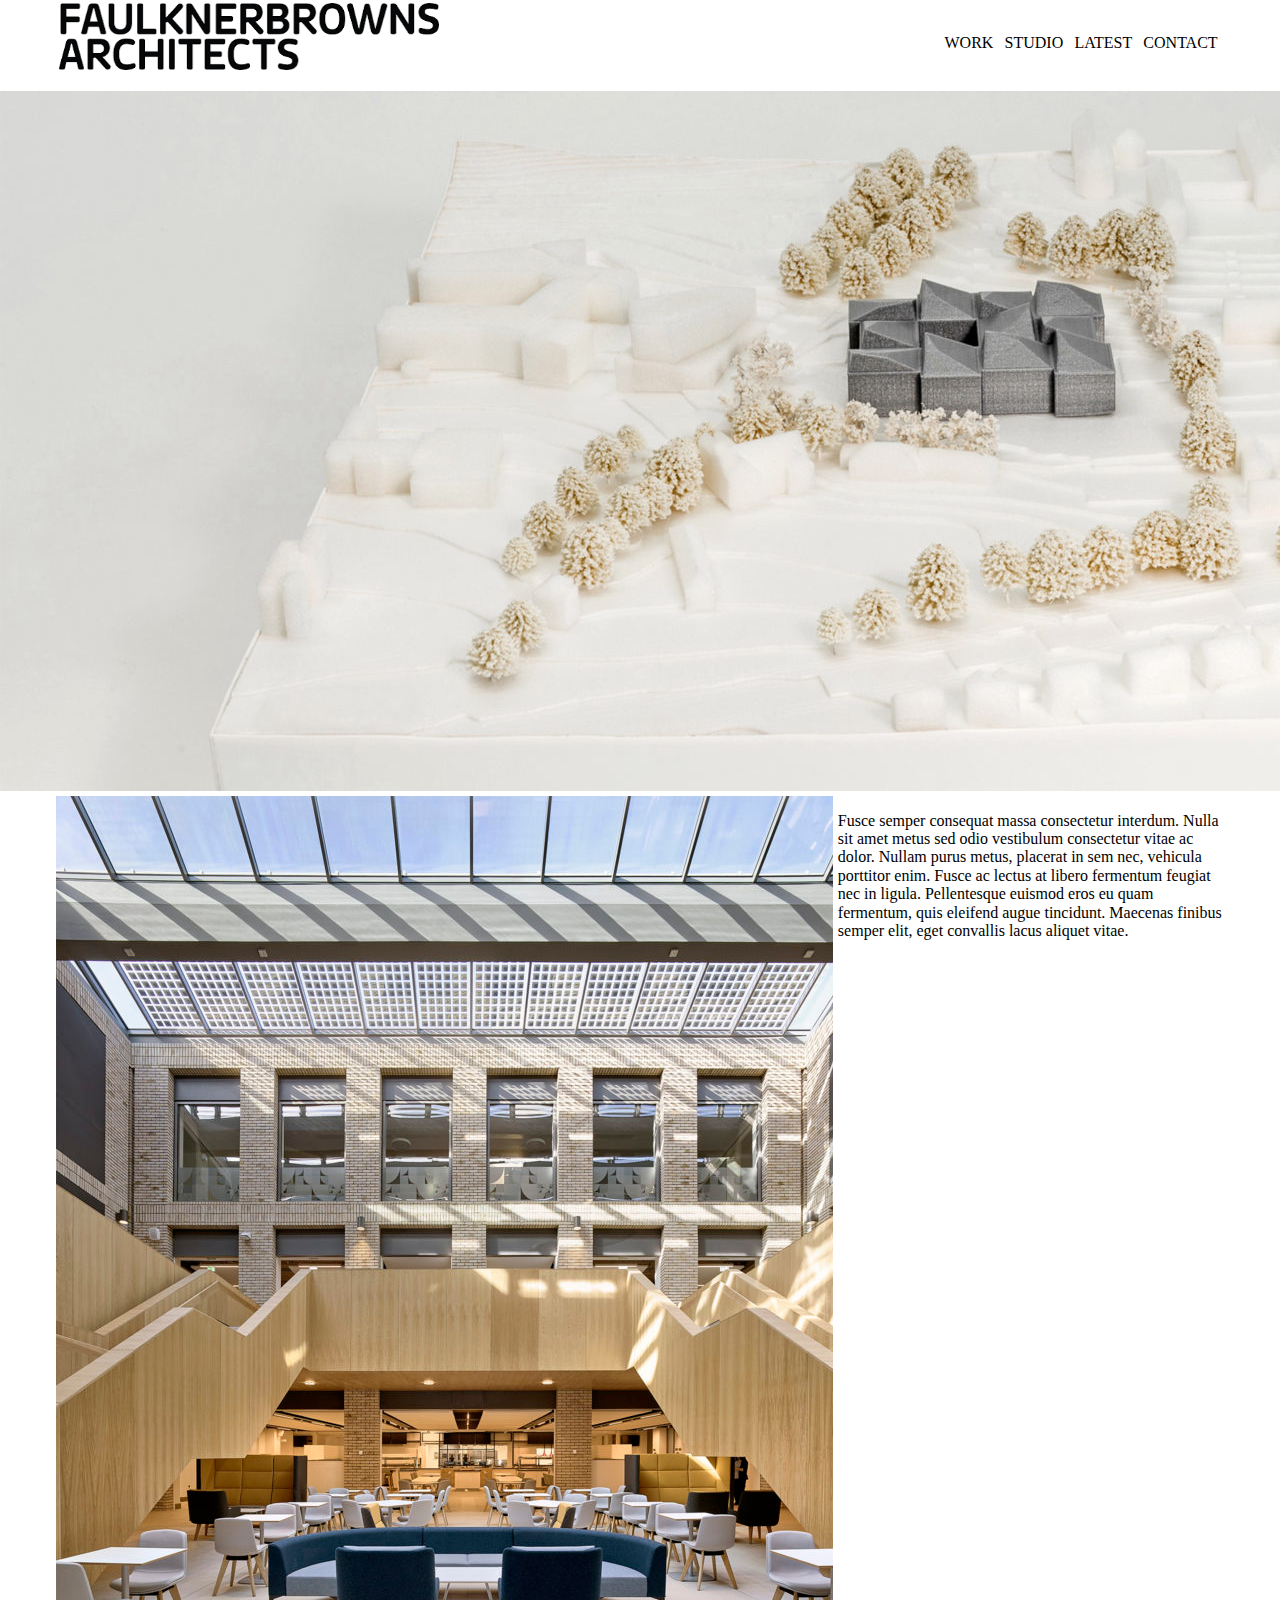
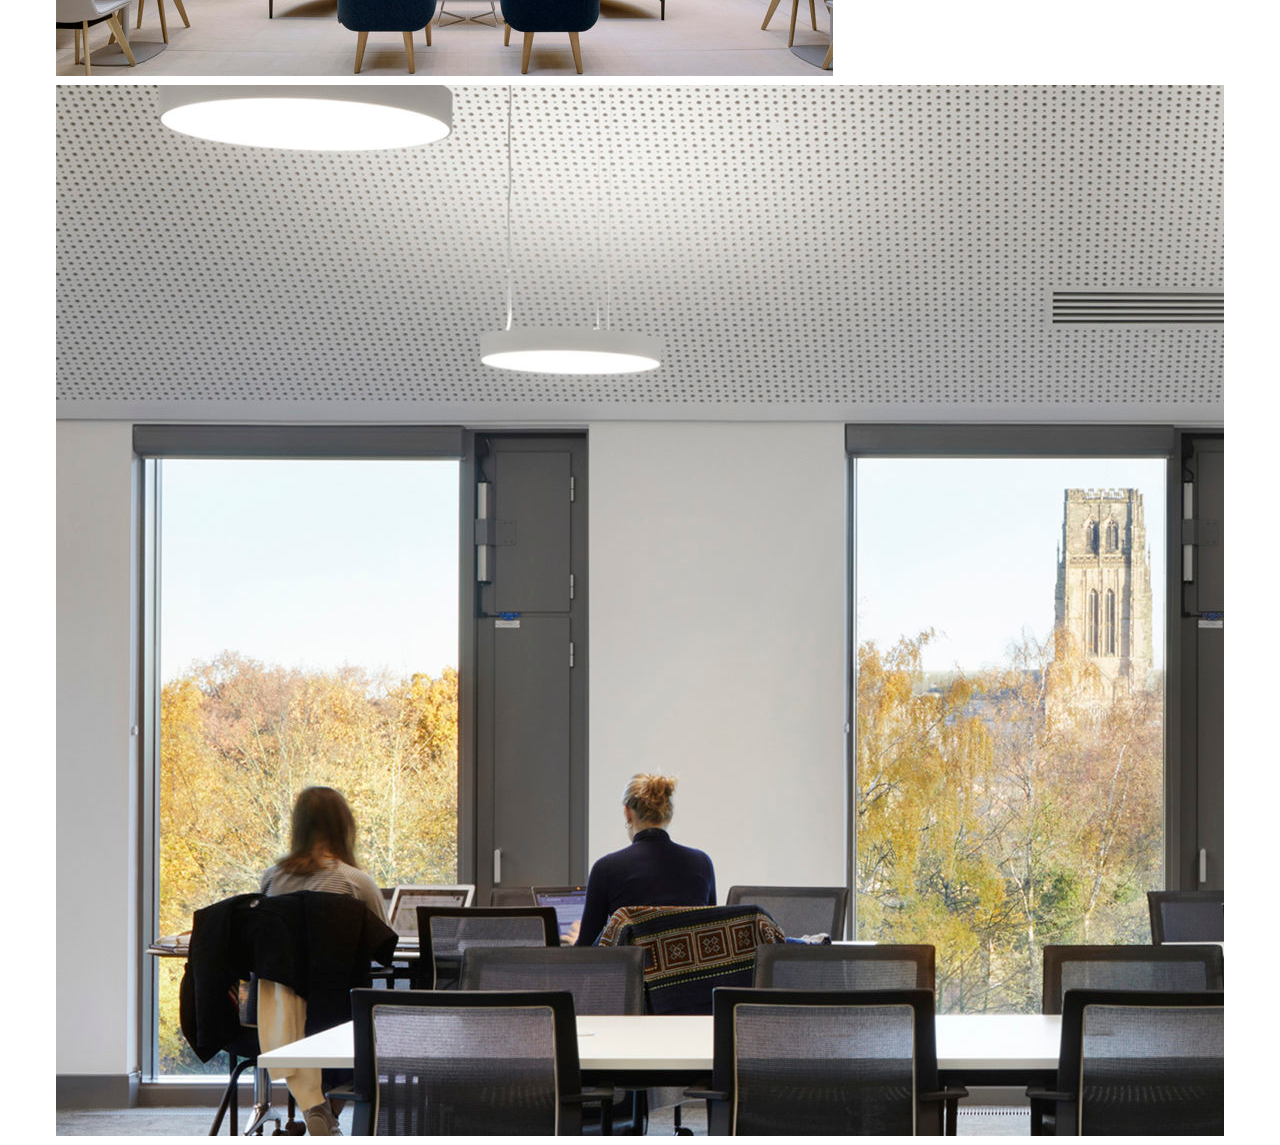
<file: test/index.html>
<!DOCTYPE html>
<html lang="en">
  <head>
    <meta charset="UTF-8" />
    <meta name="viewport" content="width=device-width, initial-scale=1.0" />
    <link href="css/normalize.css" rel="stylesheet" />
    <link href="css/main.css" rel="stylesheet" />
    <title>DaYoung's Version of faulknerbrowns.com</title>
  </head>
  <body>

    <header>

      <section class="container grid">
        <article class="item item--1of3">
          <img class="logo" src="image/logo.png" alt="Logo">
        </article>
        <article class="item item--2of3">
            <ul class="nav-bar">
              <li class="nav-bar__item">Work</li>
              <li class="nav-bar__item">Studio</li>
              <li class="nav-bar__item">Latest</li>
              <li class="nav-bar__item">Contact</li>
            </ul>
        </article>
      </section>
    </header>

  <div class="slider">
      <img src="image/slider.jpg" alt="">
  </div>

  <section class="container grid">
    <article class="item item--2of3">
      <img src="image/2of3.jpg">
    </article>
    <article class="item item--1of3">
      <p>
        Fusce semper consequat massa consectetur interdum. Nulla sit amet metus sed odio vestibulum consectetur vitae ac dolor. Nullam purus metus, placerat in sem nec, vehicula porttitor enim. Fusce ac lectus at libero fermentum feugiat nec in ligula. Pellentesque euismod eros eu quam fermentum, quis eleifend augue tincidunt. Maecenas finibus semper elit, eget convallis lacus aliquet vitae. 
      </p>
    </article>
  </section>

  <section class="container grid">
    <article class="item item--3of3">
      <img src="image/3of3.jpg">
    </article>
  </section>

  </body>
</html>
</file>
<file: test/css/main.css>
/*
  Oh Hello!
  These are some base styles so that our tutorial looks good.
  Let's go through the important bits real quick
*/

/* These are colors we're use */
:root {
  --lightgray: #dfdfdf;
}

html {
  box-sizing: border-box;
}

/*
  WAT IS THIS?!
  We inherit box-sizing: border-box; from our <html> selector
  Apparently this is a bit better than applying box-sizing: border-box; directly to the * selector
*/
*,
*:before,
*:after {
  box-sizing: inherit;
}


.logo {
  display: block;
  padding: 0.2rem;
  max-width: 100%;
}




.nav-bar {
  list-style: none;
  margin: 0;
  padding:0.2rem;
  text-transform: uppercase;
  display: grid;
  grid-template-columns: repeat(4, fit-content(100%));
  grid-template-rows: 5rem;
  grid-gap: 0.3rem;
  justify-content: end;
}

.nav-bar__item {
  display: block;
  padding: 0.2rem;
  align-self: center;
}






.slider {
  display:inline-block;
  position: relative; 
  top: 0%; 
  left: 0%; 
  width: 200%; 
  height: 10rem;
}

.slider img {
  position: relative; 
  top: 0; 
  left: 0; 
  right: 0; 
  bottom: 0; 
  margin: auto; 
  min-width: 50%;
  min-height: 50%;
}

.center {
  position: absolute;
  top: 50%;
  width: 100%;
}



/**
* USE CSS GRID BELOW
**/
.container {
  max-width: 75rem;
  margin: auto;
  padding: 0 1rem;

  display: grid;
  grid-gap: 0.3rem;
  grid-template-columns: repeat(3,1fr);
  grid-auto-rows: minmax(3rem, auto);
  /* border: solid black 2px; */
}

.item {
  display: block;
  overflow: hidden;
  float: left;
  margin-bottom: 0.3rem;
}

.item--1of3 {
  grid-column-start: span 1;
  /* background: var(--lightgray); */
}

.item--2of3 {
  grid-column-start: span 2;
  /* background: pink; */
}

.item--3of3 {
  grid-column-start: span 3;
  /* background: green; */
}
</file>
